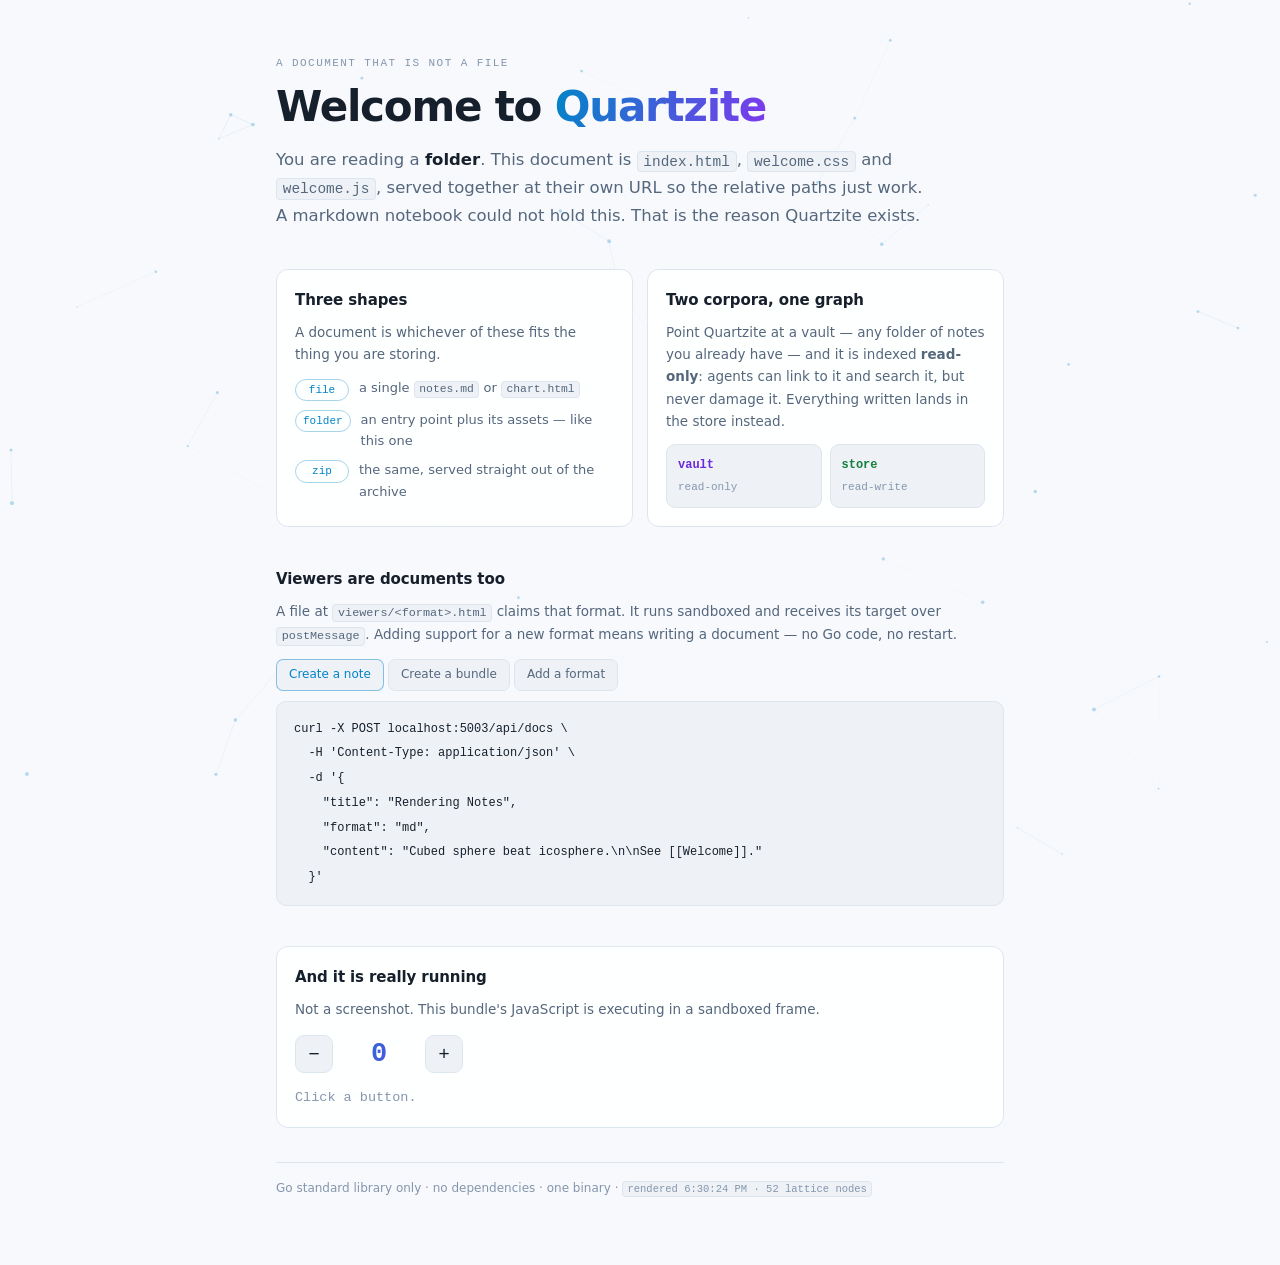
<file: seed-store/welcome/index.html>
<!doctype html>
<html lang="en">
<head>
<meta charset="utf-8">
<title>Welcome to Quartzite</title>
<link rel="stylesheet" href="welcome.css">
</head>
<body>

<canvas id="lattice" aria-hidden="true"></canvas>

<main>
  <header class="hero">
    <div class="eyebrow">a document that is not a file</div>
    <h1>Welcome to <span class="grad">Quartzite</span></h1>
    <p class="lede">
      You are reading a <strong>folder</strong>. This document is
      <code>index.html</code>, <code>welcome.css</code> and <code>welcome.js</code>,
      served together at their own URL so the relative paths just work.
      A markdown notebook could not hold this. That is the reason Quartzite exists.
    </p>
  </header>

  <section class="cards">
    <article class="card">
      <h2>Three shapes</h2>
      <p>A document is whichever of these fits the thing you are storing.</p>
      <ul class="shapes">
        <li><span class="k">file</span><span>a single <code>notes.md</code> or <code>chart.html</code></span></li>
        <li><span class="k">folder</span><span>an entry point plus its assets — like this one</span></li>
        <li><span class="k">zip</span><span>the same, served straight out of the archive</span></li>
      </ul>
    </article>

    <article class="card">
      <h2>Two corpora, one graph</h2>
      <p>
        Point Quartzite at a vault — any folder of notes you already have —
        and it is indexed <strong>read-only</strong>: agents can link to it
        and search it, but never damage it. Everything written lands in the
        store instead.
      </p>
      <div class="split">
        <div class="half vault"><span>vault</span><em>read-only</em></div>
        <div class="half store"><span>store</span><em>read-write</em></div>
      </div>
    </article>
  </section>

  <section class="demo">
    <h2>Viewers are documents too</h2>
    <p>
      A file at <code>viewers/&lt;format&gt;.html</code> claims that format. It runs
      sandboxed and receives its target over <code>postMessage</code>. Adding support
      for a new format means writing a document — no Go code, no restart.
    </p>

    <div class="tabs" role="tablist">
      <button class="tab active" data-tab="create" role="tab">Create a note</button>
      <button class="tab" data-tab="bundle" role="tab">Create a bundle</button>
      <button class="tab" data-tab="viewer" role="tab">Add a format</button>
    </div>

    <div class="panes">
      <pre class="pane active" data-pane="create"><code>curl -X POST localhost:5003/api/docs \
  -H 'Content-Type: application/json' \
  -d '{
    "title": "Rendering Notes",
    "format": "md",
    "content": "Cubed sphere beat icosphere.\n\nSee [[Welcome]]."
  }'</code></pre>

      <pre class="pane" data-pane="bundle"><code>curl -X POST localhost:5003/api/docs \
  -H 'Content-Type: application/json' \
  -d '{
    "title": "Voxel Planet",
    "files": {
      "index.html": "&lt;canvas id=c&gt;&lt;script src=sim.js&gt;&lt;/script&gt;",
      "sim.js":     "// runs at /d/{id}/sim.js"
    }
  }'</code></pre>

      <pre class="pane" data-pane="viewer"><code>curl -X POST localhost:5003/api/docs \
  -H 'Content-Type: application/json' \
  -d '{
    "path": "viewers/csv.html",
    "content": "&lt;script&gt;
      addEventListener(\"message\", e =&gt; {
        if (e.data.type !== \"quartzite:doc\") return
        render(e.data.content)   // now .csv has a viewer
      })
      parent.postMessage({type:\"quartzite:ready\"}, \"*\")
    &lt;/script&gt;"
  }'</code></pre>
    </div>
  </section>

  <section class="counter-demo">
    <h2>And it is really running</h2>
    <p>Not a screenshot. This bundle's JavaScript is executing in a sandboxed frame.</p>
    <div class="counter">
      <button id="minus" aria-label="decrement">−</button>
      <output id="count">0</output>
      <button id="plus" aria-label="increment">+</button>
    </div>
    <p class="hint" id="hint">Click a button.</p>
  </section>

  <footer>
    <p>
      Go standard library only · no dependencies · one binary ·
      <code id="stamp"></code>
    </p>
  </footer>
</main>

<script src="welcome.js"></script>
</body>
</html>
</file>
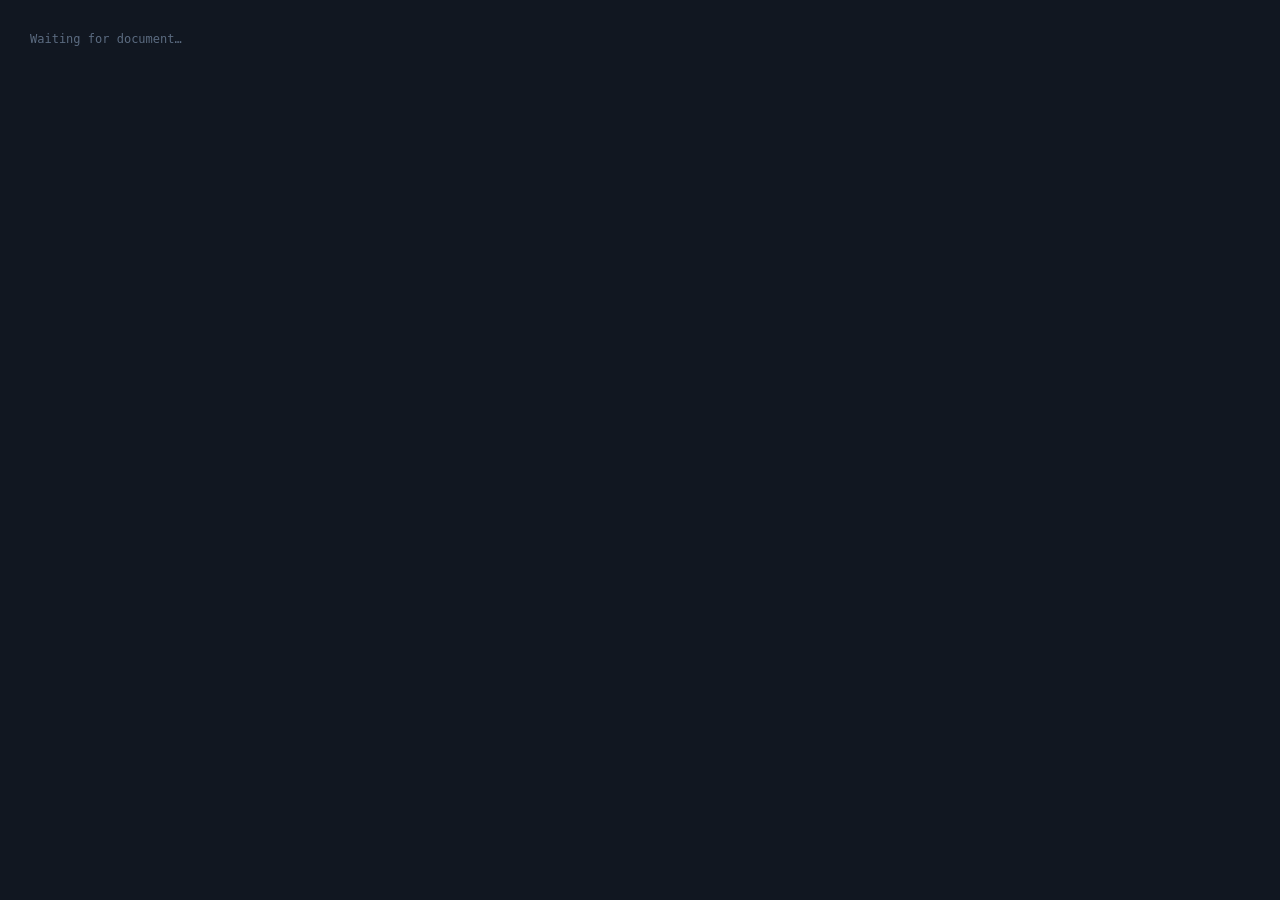
<file: seed-store/viewers/md.html>
<!doctype html>
<html lang="en">
<head>
<meta charset="utf-8">
<title>Markdown viewer</title>
<style>
  /* Defaults match the Quartz language. The shell overrides these at runtime
     via a quartzite:theme message, because a sandboxed viewer has no
     same-origin access to the shell's stylesheet. */
  :root {
    --bg: #111721; --fg: #dbe4ef; --dim: #8496ad; --faint: #5b6b80;
    --line: #1e2836; --accent: #7dd3fc; --code-bg: #0d1219; --warn: #fca5a5;
    --mono: ui-monospace, "SF Mono", SFMono-Regular, Menlo, monospace;
    --body: -apple-system, BlinkMacSystemFont, "Segoe UI", system-ui, sans-serif;
    --display: var(--body);
    --fs: 15px; --lh: 1.72; --radius: 8px; --bw: 1px;
    --wt-heading: 600; --tracking: -.2px; --measure: 760px;
  }
  * { box-sizing: border-box; }
  body {
    margin: 0; padding: 26px 30px 60px; background: var(--bg); color: var(--fg);
    font-family: var(--body); font-size: var(--fs); line-height: var(--lh);
    -webkit-font-smoothing: antialiased;
    transition: background 140ms ease, color 140ms ease;
  }
  .wrap { max-width: var(--measure); }
  h1, h2, h3, h4 {
    font-family: var(--display); line-height: 1.3; margin: 1.6em 0 .5em;
    font-weight: var(--wt-heading); letter-spacing: var(--tracking);
  }
  h1 { font-size: 1.65em; margin-top: 0; }
  h2 { font-size: 1.3em; border-bottom: 1px solid var(--line); padding-bottom: .25em; }
  h3 { font-size: 1.1em; }
  h4 { font-size: 1em; color: var(--dim); }
  p { margin: 0 0 1em; }
  a { color: var(--accent); text-decoration: none; }
  a:hover { text-decoration: underline; }
  ul, ol { margin: 0 0 1em; padding-left: 1.5em; }
  li { margin: .25em 0; }
  blockquote {
    margin: 0 0 1em; padding: .1em 1em; border-left: 3px solid var(--accent); color: var(--dim);
  }
  code {
    font-family: var(--mono); font-size: .875em;
    background: var(--code-bg); padding: .15em .38em; border-radius: calc(var(--radius) / 2);
  }
  pre {
    background: var(--code-bg); padding: 13px 15px; border-radius: var(--radius);
    overflow-x: auto; border: var(--bw) solid var(--line); margin: 0 0 1em;
  }
  pre code { background: none; padding: 0; font-size: .85em; line-height: 1.6; }
  hr { border: 0; border-top: 1px solid var(--line); margin: 2em 0; }
  table { border-collapse: collapse; width: 100%; margin: 0 0 1em; font-size: .92em; display: block; overflow-x: auto; }
  th, td { border: var(--bw) solid var(--line); padding: 6px 10px; text-align: left; }
  th { background: var(--code-bg); font-weight: 600; }
  img { max-width: 100%; }
  .wikilink { border-bottom: 1px dashed var(--accent); cursor: pointer; }
  .wikilink.broken { color: var(--warn); border-bottom-color: var(--warn); cursor: default; }
  .embed {
    border: var(--bw) solid var(--line); border-radius: var(--radius); overflow: hidden; margin: 0 0 1em;
  }
  .embed-bar { padding: 5px 10px; background: var(--code-bg); font-family: var(--mono); font-size: 11px; color: var(--faint); }
  .embed iframe { width: 100%; height: 360px; border: 0; display: block; background: #fff; }
  .idle { color: var(--faint); font-family: var(--mono); font-size: 12px; }
</style>
</head>
<body>
<div class="wrap" id="out"><span class="idle">Waiting for document…</span></div>

<script>
/* Markdown viewer — a Quartzite document that happens to render other documents.
 * It runs sandboxed with no same-origin access, so it can only ever damage
 * its own pane. It receives its target over postMessage. */

const out = document.getElementById('out');
let resolved = new Map();

const esc = (s) => String(s ?? '').replace(/[&<>"']/g, (c) =>
  ({ '&': '&amp;', '<': '&lt;', '>': '&gt;', '"': '&quot;', "'": '&#39;' }[c]));

function inline(s) {
  let t = esc(s);

  // Code spans are protected first so markup inside them survives literally.
  const spans = [];
  t = t.replace(/`([^`]+)`/g, (_, code) => {
    spans.push(code);
    return `\u0001${spans.length - 1}\u0001`;
  });

  t = t.replace(/!\[\[([^\]|#]+)(?:[|#][^\]]*)?\]\]/g, (_, target) => wikilinkHTML(target, true));
  t = t.replace(/\[\[([^\]|#]+)(?:#[^\]|]*)?(?:\|([^\]]+))?\]\]/g,
    (_, target, alias) => wikilinkHTML(target, false, alias));

  t = t.replace(/!\[([^\]]*)\]\(([^)\s]+)\)/g, (_, alt, src) => `<img alt="${alt}" src="${src}">`);
  t = t.replace(/\[([^\]]+)\]\(([^)\s]+)\)/g,
    (_, text, href) => `<a href="${href}" target="_blank" rel="noopener">${text}</a>`);

  t = t.replace(/\*\*([^*]+)\*\*/g, '<strong>$1</strong>');
  t = t.replace(/(^|\W)\*([^*\n]+)\*/g, '$1<em>$2</em>');
  t = t.replace(/~~([^~]+)~~/g, '<del>$1</del>');

  t = t.replace(/\u0001(\d+)\u0001/g, (_, i) => `<code>${spans[+i]}</code>`);
  return t;
}

function wikilinkHTML(target, isEmbed, alias) {
  const key = target.trim().toLowerCase();
  const hit = resolved.get(key);
  const label = esc(alias || target);
  if (isEmbed && hit) {
    return `<span class="embed-marker" data-id="${esc(hit.id)}" data-title="${esc(target)}"></span>`;
  }
  if (!hit) return `<span class="wikilink broken" title="unresolved">${label}</span>`;
  return `<span class="wikilink" data-nav="${esc(hit.id)}">${label}</span>`;
}

function render(md) {
  const lines = md.replace(/\r\n/g, '\n').split('\n');
  let html = '', i = 0;

  // Strip frontmatter; the shell already shows title and tags.
  if (lines[0] === '---') {
    const end = lines.indexOf('---', 1);
    if (end > 0) i = end + 1;
  }

  let listType = null;
  const closeList = () => { if (listType) { html += `</${listType}>`; listType = null; } };

  for (; i < lines.length; i++) {
    const line = lines[i];

    const fence = line.match(/^```(\w*)/);
    if (fence) {
      closeList();
      const body = [];
      for (i++; i < lines.length && !lines[i].startsWith('```'); i++) body.push(lines[i]);
      html += `<pre><code>${esc(body.join('\n'))}</code></pre>`;
      continue;
    }

    if (/^\s*$/.test(line)) { closeList(); continue; }

    const h = line.match(/^(#{1,6})\s+(.*)$/);
    if (h) { closeList(); html += `<h${h[1].length}>${inline(h[2])}</h${h[1].length}>`; continue; }

    if (/^\s*(-{3,}|\*{3,}|_{3,})\s*$/.test(line)) { closeList(); html += '<hr>'; continue; }

    if (/^\s*>\s?/.test(line)) {
      closeList();
      const quote = [];
      for (; i < lines.length && /^\s*>\s?/.test(lines[i]); i++) quote.push(lines[i].replace(/^\s*>\s?/, ''));
      i--;
      html += `<blockquote>${inline(quote.join(' '))}</blockquote>`;
      continue;
    }

    if (line.includes('|') && lines[i + 1] && /^\s*\|?[\s:|-]+\|[\s:|-]*$/.test(lines[i + 1])) {
      closeList();
      const cells = (l) => l.replace(/^\s*\|/, '').replace(/\|\s*$/, '').split('|').map((c) => c.trim());
      const head = cells(line);
      i += 2;
      const rows = [];
      for (; i < lines.length && lines[i].includes('|'); i++) rows.push(cells(lines[i]));
      i--;
      html += `<table><thead><tr>${head.map((c) => `<th>${inline(c)}</th>`).join('')}</tr></thead><tbody>` +
        rows.map((r) => `<tr>${r.map((c) => `<td>${inline(c)}</td>`).join('')}</tr>`).join('') +
        '</tbody></table>';
      continue;
    }

    const ul = line.match(/^\s*[-*+]\s+(.*)$/);
    const ol = line.match(/^\s*\d+\.\s+(.*)$/);
    if (ul || ol) {
      const want = ul ? 'ul' : 'ol';
      if (listType !== want) { closeList(); html += `<${want}>`; listType = want; }
      html += `<li>${inline((ul || ol)[1])}</li>`;
      continue;
    }

    // Markdown wraps: consecutive plain lines are one paragraph, not several.
    closeList();
    const para = [line];
    while (i + 1 < lines.length && lines[i + 1].trim() !== '' && !startsBlock(lines[i + 1])) {
      i++;
      para.push(lines[i]);
    }
    html += `<p>${inline(para.join(' '))}</p>`;
  }
  closeList();
  return html;
}

// startsBlock reports whether a line opens a construct that must not be
// swallowed into the paragraph above it.
function startsBlock(line) {
  return /^```/.test(line.trim()) ||
    /^(#{1,6})\s/.test(line) ||
    /^\s*(-{3,}|\*{3,}|_{3,})\s*$/.test(line) ||
    /^\s*>\s?/.test(line) ||
    /^\s*[-*+]\s+/.test(line) ||
    /^\s*\d+\.\s+/.test(line) ||
    line.includes('|');
}

function mount(html) {
  out.innerHTML = html;

  // Turn embed markers into live iframes: a transcluded artifact really runs.
  out.querySelectorAll('.embed-marker').forEach((el) => {
    const wrap = document.createElement('div');
    wrap.className = 'embed';
    wrap.innerHTML = `<div class="embed-bar">${esc(el.dataset.title)}</div>
      <iframe src="/d/${encodeURIComponent(el.dataset.id)}/" sandbox="allow-scripts"></iframe>`;
    el.replaceWith(wrap);
  });

  // Navigation must go through the shell; a sandboxed frame cannot do it alone.
  out.querySelectorAll('[data-nav]').forEach((el) => {
    el.addEventListener('click', () => {
      parent.postMessage({ type: 'quartzite:navigate', id: el.dataset.nav }, '*');
    });
  });
}

// The shell resolves its design language and forwards the palette, because a
// sandboxed frame cannot read the parent stylesheet. Mapping is explicit so the
// viewer stays independent of how many themes the shell happens to have.
const TOKEN_MAP = {
  '--bg': '--bg',
  '--fg': '--fg',
  '--fg-dim': '--dim',
  '--fg-faint': '--faint',
  '--line': '--line',
  '--accent': '--accent',
  '--warn': '--warn',
  '--bg-inset': '--code-bg',
  '--font-body': '--body',
  '--font-display': '--display',
  '--font-mono': '--mono',
  '--fs-base': '--fs',
  '--lh-read': '--lh',
  '--radius': '--radius',
  '--border': '--bw',
  '--weight-heading': '--wt-heading',
  '--tracking-h': '--tracking',
};

function applyTheme(tokens) {
  const root = document.documentElement;
  for (const [from, to] of Object.entries(TOKEN_MAP)) {
    const v = tokens[from];
    if (v) root.style.setProperty(to, v);
  }
  // Prose wants a measure regardless of what the shell uses for its chrome.
  const measure = tokens['--read-width'];
  root.style.setProperty('--measure', measure && measure !== 'none' ? measure : '760px');
}

window.addEventListener('message', (ev) => {
  const msg = ev.data;
  if (!msg) return;

  if (msg.type === 'quartzite:theme') {
    applyTheme(msg.tokens || {});
    return;
  }

  if (msg.type !== 'quartzite:doc') return;
  resolved = new Map((msg.links || [])
    .filter((l) => l.resolved)
    .map((l) => [l.title.trim().toLowerCase(), l]));
  mount(render(msg.content || ''));
});

parent.postMessage({ type: 'quartzite:ready' }, '*');
</script>
</body>
</html>
</file>
<file: seed-store/welcome/welcome.css>
:root {
  --bg: #0b0f14;
  --panel: #111721;
  --inset: #0d1219;
  --fg: #dbe4ef;
  --dim: #8496ad;
  --faint: #5b6b80;
  --line: #1e2836;
  --accent: #7dd3fc;
  --accent2: #a78bfa;
  --store: #86efac;
  --vault: #c4b5fd;
  --mono: ui-monospace, "SF Mono", SFMono-Regular, Menlo, monospace;
}

@media (prefers-color-scheme: light) {
  :root {
    --bg: #f7f9fc; --panel: #fff; --inset: #eef2f7;
    --fg: #16202c; --dim: #55677d; --faint: #8496ad; --line: #dde5ef;
    --accent: #0284c7; --accent2: #7c3aed; --store: #15803d; --vault: #6d28d9;
  }
}

* { box-sizing: border-box; }

body {
  margin: 0;
  background: var(--bg);
  color: var(--fg);
  font: 15px/1.65 -apple-system, BlinkMacSystemFont, "Segoe UI", system-ui, sans-serif;
  -webkit-font-smoothing: antialiased;
  position: relative;
  min-height: 100vh;
}

#lattice {
  position: fixed; inset: 0; width: 100%; height: 100%;
  z-index: 0; opacity: .5; pointer-events: none;
}

main {
  position: relative; z-index: 1;
  max-width: 780px; margin: 0 auto; padding: 54px 26px 70px;
}

code {
  font-family: var(--mono); font-size: .875em;
  background: var(--inset); padding: .12em .4em; border-radius: 4px;
  border: 1px solid var(--line);
}

/* hero */

.hero { margin-bottom: 40px; }

.eyebrow {
  font-family: var(--mono); font-size: 11px; letter-spacing: .13em;
  text-transform: uppercase; color: var(--faint); margin-bottom: 12px;
}

h1 {
  margin: 0 0 16px; font-size: 42px; line-height: 1.1;
  font-weight: 650; letter-spacing: -1.2px;
}

.grad {
  background: linear-gradient(105deg, var(--accent), var(--accent2));
  -webkit-background-clip: text; background-clip: text; color: transparent;
}

.lede { margin: 0; font-size: 16.5px; color: var(--dim); max-width: 62ch; }
.lede strong { color: var(--fg); font-weight: 600; }

/* cards */

.cards {
  display: grid; grid-template-columns: repeat(auto-fit, minmax(290px, 1fr));
  gap: 14px; margin-bottom: 40px;
}

.card {
  background: color-mix(in srgb, var(--panel) 88%, transparent);
  border: 1px solid var(--line); border-radius: 12px; padding: 18px;
  backdrop-filter: blur(6px);
}

.card h2, .demo h2, .counter-demo h2 {
  margin: 0 0 8px; font-size: 15px; font-weight: 600; letter-spacing: -.1px;
}
.card p, .demo p, .counter-demo p { margin: 0 0 12px; color: var(--dim); font-size: 13.5px; }

.shapes { list-style: none; margin: 0; padding: 0; display: flex; flex-direction: column; gap: 8px; }
.shapes li { display: flex; gap: 10px; align-items: baseline; font-size: 13px; color: var(--dim); }
.shapes .k {
  font-family: var(--mono); font-size: 11px; color: var(--accent);
  border: 1px solid color-mix(in srgb, var(--accent) 35%, transparent);
  padding: 1px 7px; border-radius: 20px; flex-shrink: 0; min-width: 54px; text-align: center;
}

.split { display: flex; gap: 8px; }
.half {
  flex: 1; padding: 11px; border-radius: 9px; background: var(--inset);
  border: 1px solid var(--line); display: flex; flex-direction: column; gap: 2px;
}
.half span { font-family: var(--mono); font-size: 12px; font-weight: 600; }
.half em { font-style: normal; font-size: 11px; color: var(--faint); font-family: var(--mono); }
.half.vault span { color: var(--vault); }
.half.store span { color: var(--store); }

/* demo tabs */

.demo { margin-bottom: 40px; }

.tabs { display: flex; gap: 4px; margin-bottom: 10px; flex-wrap: wrap; }
.tab {
  font: inherit; font-size: 12px; padding: 5px 12px; cursor: pointer;
  background: var(--inset); color: var(--dim);
  border: 1px solid var(--line); border-radius: 7px;
}
.tab:hover { color: var(--fg); }
.tab.active { color: var(--accent); border-color: color-mix(in srgb, var(--accent) 45%, transparent); }

.panes { position: relative; }
.pane {
  display: none; margin: 0; padding: 15px 17px;
  background: var(--inset); border: 1px solid var(--line); border-radius: 10px;
  overflow-x: auto;
}
.pane.active { display: block; }
.pane code {
  background: none; border: 0; padding: 0;
  font-family: var(--mono); font-size: 12px; line-height: 1.65; color: var(--fg);
  white-space: pre;
}

/* counter */

.counter-demo {
  background: color-mix(in srgb, var(--panel) 88%, transparent);
  border: 1px solid var(--line); border-radius: 12px; padding: 18px; margin-bottom: 34px;
}

.counter { display: flex; align-items: center; gap: 12px; }
.counter button {
  width: 38px; height: 38px; font-size: 19px; cursor: pointer;
  background: var(--inset); color: var(--fg);
  border: 1px solid var(--line); border-radius: 9px;
  transition: border-color .15s, color .15s;
}
.counter button:hover { border-color: var(--accent); color: var(--accent); }
.counter button:active { transform: translateY(1px); }

output {
  font-family: var(--mono); font-size: 27px; font-weight: 600;
  min-width: 68px; text-align: center;
  background: linear-gradient(105deg, var(--accent), var(--accent2));
  -webkit-background-clip: text; background-clip: text; color: transparent;
}

.hint { margin: 10px 0 0 !important; font-family: var(--mono); font-size: 11.5px; color: var(--faint) !important; }

footer {
  border-top: 1px solid var(--line); padding-top: 16px;
  font-size: 12px; color: var(--faint);
}
footer p { margin: 0; }

@media (max-width: 560px) {
  h1 { font-size: 32px; }
  main { padding: 36px 18px 50px; }
}
</file>
